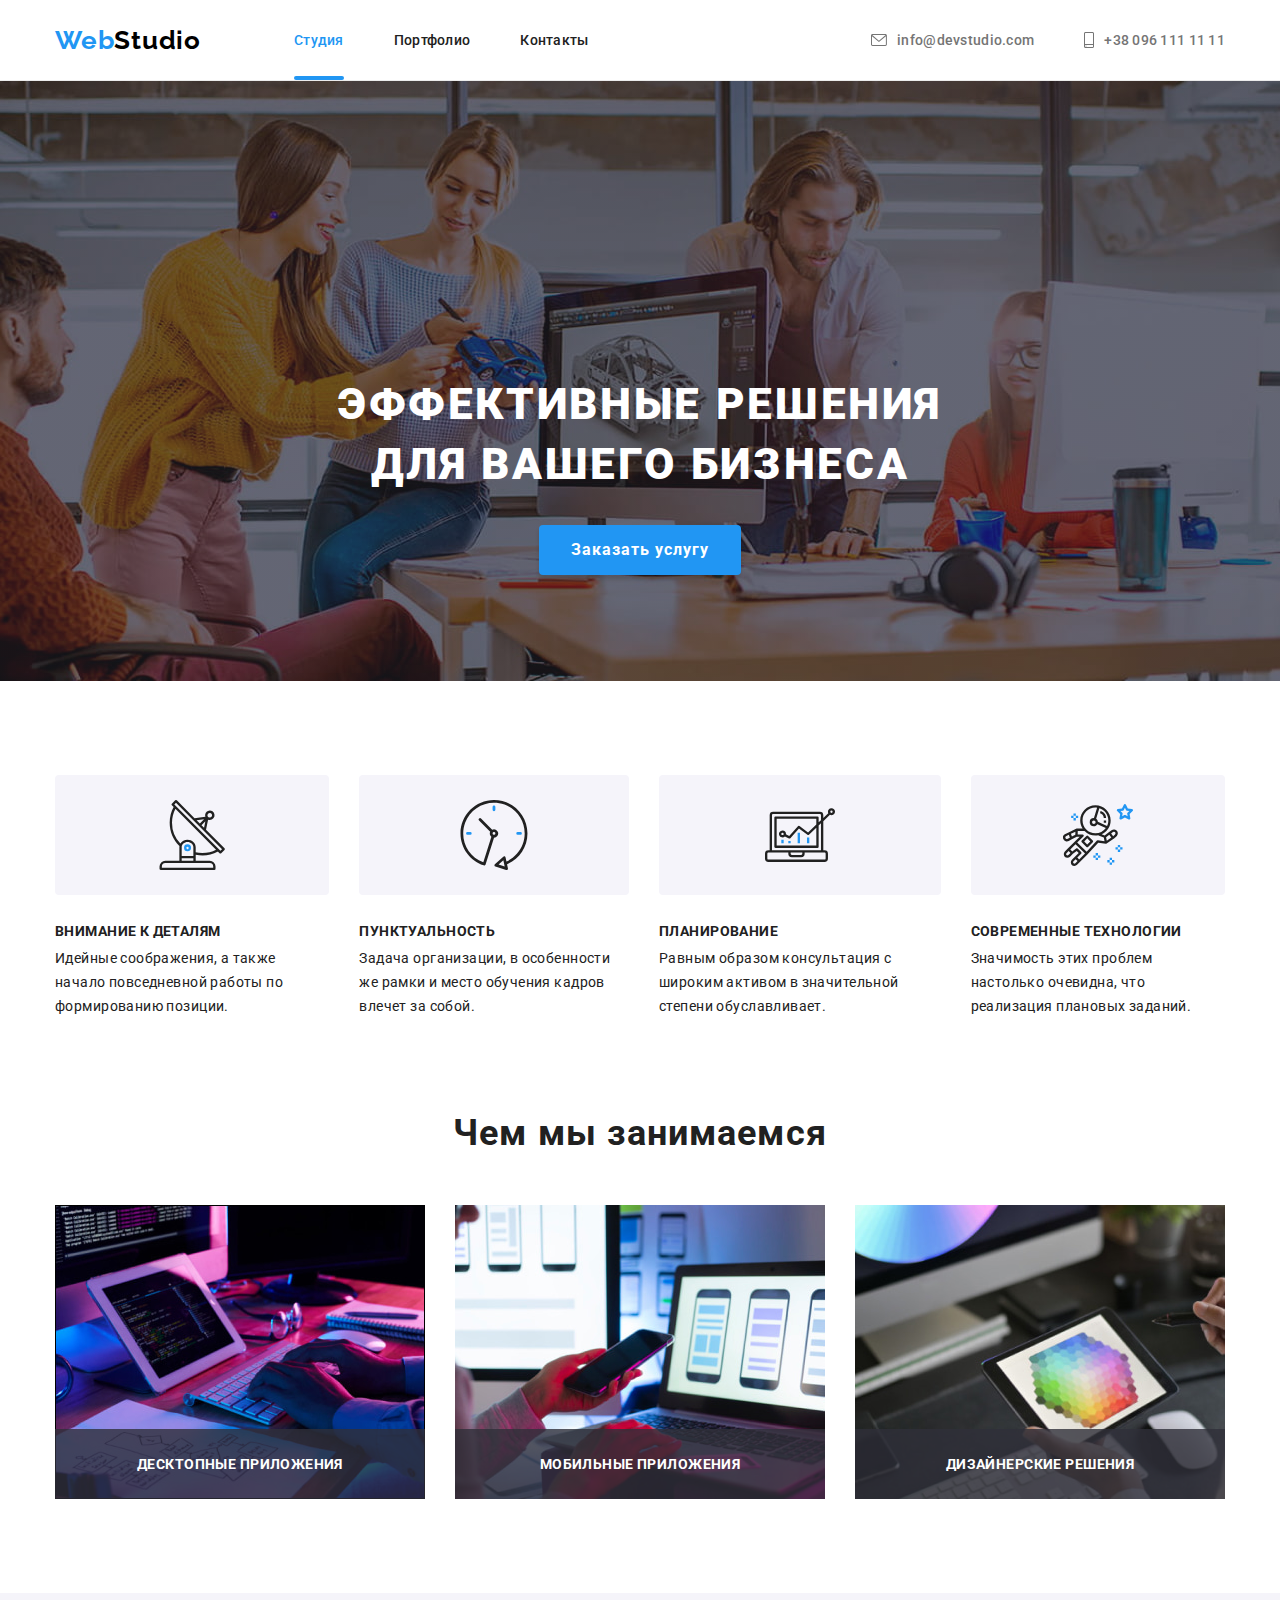
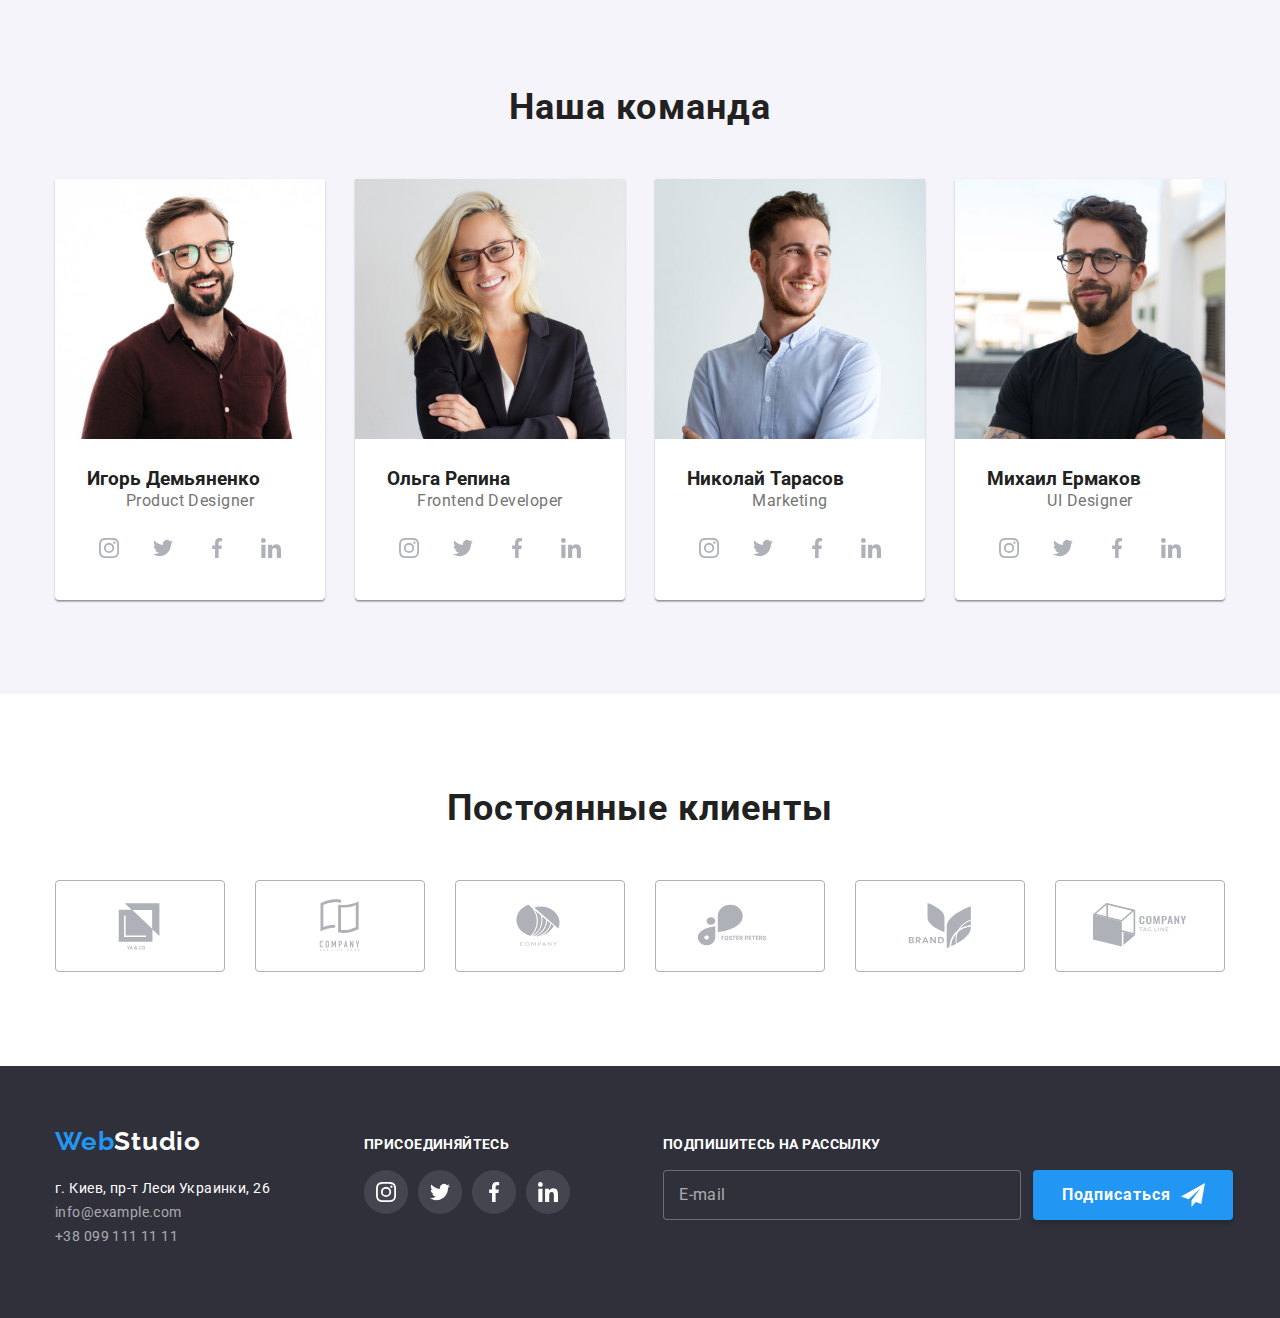
<file: index.html>
<!DOCTYPE html>
<html lang="ru">
<head>
    <meta charset="UTF-8">
    <meta http-equiv="X-UA-Compatible" content="IE=edge">
    <meta name="viewport" content="width=device-width, initial-scale=1.0">
    <title>Document</title>
    <link rel="preconnect" href="https://fonts.gstatic.com">
    <link href="https://fonts.googleapis.com/css2?family=Raleway:wght@700&family=Roboto:wght@400;500;700;900&display=swap"
        rel="stylesheet">
    <link rel="stylesheet" href="https://cdnjs.cloudflare.com/ajax/libs/modern-normalize/1.0.0/modern-normalize.min.css">
    <link rel="stylesheet" href="./css/main.min.css">

</head>

<!-- Body section -->
<body>
    <!-- Header section -->
   <header class="page-header">
       <div class="container container--position">
           <!-- Navigation section -->
            <nav class="nav"> 
                <!-- Logo -->
                <a class="logo" href="/"><span class="logo__web">Web</span><span class="logo__studio">Studio</span></a>
        
                <ul class="nav__list">
                    <li class="nav__item"><a class="nav__link nav__link--active" href="">Студия</a></li>
                    <li class="nav__item"><a class="nav__link" href="./portfolio.html">Портфолио</a></li>
                    <li class="nav__item"><a class="nav__link" href="#contact">Контакты</a></li>
                </ul>
            </nav>
                <ul class="contact">
                    <li class="nav__item"><a class="nav__link contact__link--position contact__link--color" href="mailto:info@devstudio.com">
                        <svg width="16px" height="12px" class="contact__icon">
                            <use href="./images/icons.svg#envelope">
                            </use>
                        </svg>
                        info@devstudio.com</a></li>
                    <li class="nav__item"><a class="nav__link contact__link--position contact__link--color" href="tel:+380961111111">
                        <svg  width="10px" height="16px" class="contact__icon">
                            <use href="./images/icons.svg#telephone"></use>
                        </svg>
                        +38 096 111 11 11</a></li>
                </ul>
        </div>
   </header>
     
   
   
   <!-- Main section -->
   <main>
        <section class="section section__hero">
            <div class="container">
                <h1 class="hero">Эффективные решения для вашего бизнеса</h1>
                <button data-modal-open type="button" class="button button__hero">Заказать услугу</button>
           </div> 
        </section>
        

        <!-- Our advantage section -->
        <section class="section">
            <div class="container">
                <h2 class="caption hidden"> Наши преимущества</h2>
                <ul class="advantage__list">
                    <li class="item">
                        <div class="advantage__box">
                            <svg class="advantage__icon" width="70" height="70">
                                <use href="./images/icons.svg#antenna"></use>
                            </svg>
                        </div>
                        <h3 class="title">Внимание к деталям</h3>
                        <p class="text">Идейные соображения, а также начало повседневной работы по формированию позиции.</p>
                    </li>
                    <li class="item">
                        <div class="advantage__box">
                            <svg class="advantage__icon" width="70" height="70">
                                <use href="./images/icons.svg#clock"></use>
                            </svg>
                        </div>
                        <h3 class="title">Пунктуальность</h3>
                        <p class="text">Задача организации, в особенности же рамки и место обучения кадров влечет за собой.</p>
                    </li>
                    <li class="item">
                        <div class="advantage__box">
                            <svg class="advantage__icon"  width="70" height="70">
                                <use href="./images/icons.svg#diagram"></use>
                            </svg>
                        </div>
                        <h3 class="title">Планирование</h3>
                        <p class="text">Равным образом консультация с широким активом в значительной степени обуславливает.</p>
                    </li>
                    <li class="item">
                        <div class="advantage__box">
                            <svg class="advantage__icon"  width="70" height="70">
                                <use href="./images/icons.svg#astronaut"></use>
                            </svg>
                        </div>
                        <h3 class="title">Современные технологии</h3>
                        <p class="text">Значимость этих проблем настолько очевидна, что реализация плановых заданий.</p>
                    </li>
                </ul>
            </div>
         </section> 


         <!-- What are we doing section -->
        <section class="section work__section">
            
            <div class="container">
                <h2 class="caption">Чем мы занимаемся</h2>
                <ul class="list">
                    <li class="work__image">
                        <div>
                        <img src="./images/box1.jpg" alt="На деревянном столе стоят компьютер и планшет.На их экране изображены написанные коды. Рядом с планшетом лежит клавиатура. Человек печатает на клавиатуре, создавая эти коды " width="370">
                        <p class="work__title">Десктопные приложения</p>
                        </div>
                    </li>
                    <li class="work__image">
                        <div>
                        <img src="./images/box2.jpg" alt="Человек создает дизайн программы для мобильных устройств. Одна его рука лежит на клавиатуре, в другой руке он держит мобильный телефон" width="370">
                    <p class="work__title">Мобильные приложения</p>
                    </div>
                    </li>
                    <li class="work__image">
                       <div>
                        <img src="./images/box3.jpg" alt="Человек держит в одной руке планшет, в другой стилус . На планшете изображена цветовая палитра" width="370">
                        <p class="work__title">Дизайнерские решения</p>
                        </div>
                    </li>
                </ul>
            </div>
        </section>

        <!-- Our team section -->

        <section class="section team__section">
            <div class="container">
                <h2 class="caption">Наша команда</h2>
                <ul class="list">
                    <li  class="item">
                        <img src="./images/img-5.jpg" alt="Игорь Демьяненко" width="270">
                        <div class="worker__box">
                            <h3 class="worker__name">Игорь Демьяненко</h3>
                            <p class="worker__duty">Product Designer</p>
                            <ul class="social__list">
                                <li class="social__item">
                                    <a class="social__link social__link--color" href="">
                                        <svg class="social__icon" width="20" height="20">
                                            <use href="./images/icons.svg#instagram"></use>
                                        </svg>
                                    </a>
                                </li>
                                <li class="social__item">
                                    <a class="social__link social__link--color" href="">
                                        <svg class="social__icon" width="20" height="20">
                                            <use href="./images/icons.svg#twitter"></use>
                                        </svg>
                                    </a>
                                </li>
                                <li class="social__item">
                                    <a class="social__link social__link--color" href="">
                                        <svg class="social__icon" width="20" height="20">
                                            <use href="./images/icons.svg#facebook"></use>
                                            
                                        </svg>
                                    </a>
                                </li>
                                <li class="social__item">
                                    <a class="social__link social__link--color" href="">
                                        <svg class="social__icon" width="20" height="20">
                                            <use href="./images/icons.svg#linkedin"></use>
                                        </svg>
                                    </a>
                                </li>
                            </ul>
                        </div>
                    </li>
                    <li class="item">
                        <img src="./images/img-2-2.jpg" alt="Ольга Репина" width="270">
                        <div class="worker__box">
                            <h3 class="worker__name">Ольга Репина</h3>
                            <p class="worker__duty">Frontend Developer</p>
                            <ul class="social__list">
                                <li class="social__item">
                                    <a class="social__link social__link--color" href="">
                                        <svg class="social__icon" width="20" height="20">
                                            <use href="./images/icons.svg#instagram"></use>
                                        </svg>
                                    </a>
                                </li>
                                <li class="social__item">
                                    <a class="social__link social__link--color" href="">
                                        <svg class="social__icon" width="20" height="20">
                                            <use href="./images/icons.svg#twitter"></use>
                                        </svg>
                                    </a>
                                </li>
                                <li class="social__item">
                                    <a class="social__link social__link--color" href="">
                                        <svg class="social__icon" width="20" height="20">
                                            <use href="./images/icons.svg#facebook"></use>
                            
                                        </svg>
                                    </a>
                                </li>
                                <li class="social__item">
                                    <a class="social__link social__link--color" href="">
                                        <svg class="social__icon" width="20" height="20">
                                            <use href="./images/icons.svg#linkedin"></use>
                                        </svg>
                                    </a>
                                </li>
                            </ul>
                        </div>
                    </li>
                    <li class="item">
                        <img src="./images/img-3-2.jpg" alt="Николай Тарасов" width="270">
                        <div class="worker__box">
                            <h3 class="worker__name">Николай Тарасов</h3>
                            <p class="worker__duty">Marketing</p>
                            <ul class="social__list">
                                <li class="social__item">
                                    <a class="social__link social__link--color" href="">
                                        <svg class="social__icon" width="20" height="20">
                                            <use href="./images/icons.svg#instagram"></use>
                                        </svg>
                                    </a>
                                </li>
                                <li class="social__item">
                                    <a class="social__link social__link--color" href="">
                                        <svg class="social__icon" width="20" height="20">
                                            <use href="./images/icons.svg#twitter"></use>
                                        </svg>
                                    </a>
                                </li>
                                <li class="social__item">
                                    <a class="social__link social__link--color" href="">
                                        <svg class="social__icon" width="20" height="20">
                                            <use href="./images/icons.svg#facebook"></use>
                            
                                        </svg>
                                    </a>
                                </li>
                                <li class="social__item">
                                    <a class="social__link social__link--color" href="">
                                        <svg class="social__icon" width="20" height="20">
                                            <use href="./images/icons.svg#linkedin"></use>
                                        </svg>
                                    </a>
                                </li>
                            </ul>
                        </div>
                    </li>
                    <li class="item">
                        <img src="./images/img-4-2.jpg" alt="Михаил Ермаков" width="270">
                        <div class="worker__box">
                            <h3 class="worker__name">Михаил Ермаков</h3>
                            <p class="worker__duty">UI Designer</p>
                            <ul class="social__list">
                                <li class="social__item">
                                    <a class="social__link social__link--color" href="">
                                        <svg class="social__icon" width="20" height="20">
                                            <use href="./images/icons.svg#instagram"></use>
                                        </svg>
                                    </a>
                                </li>
                                <li class="social__item">
                                    <a class="social__link social__link--color" href="">
                                        <svg class="social__icon" width="20" height="20">
                                            <use href="./images/icons.svg#twitter"></use>
                                        </svg>
                                    </a>
                                </li>
                                <li class="social__item">
                                    <a class="social__link social__link--color" href="">
                                        <svg class="social__icon" width="20" height="20">
                                            <use href="./images/icons.svg#facebook"></use>
                            
                                        </svg>
                                    </a>
                                </li>
                                <li class="social__item">
                                    <a class="social__link social__link--color" href="">
                                        <svg class="social__icon" width="20" height="20">
                                            <use href="./images/icons.svg#linkedin"></use>
                                        </svg>
                                    </a>
                                </li>
                            </ul>
                        </div>
                    </li>
                </ul>
            </div>
        </section>

        <!-- Our clients -->
        <section class="section">
            <div class="container">
                <h2 class="caption">Постоянные клиенты</h2>
                <ul class="list">
                    <li class="client__item">
                        <a class="client__link" href="">
                            <svg class="client__icon">
                                <use href="./images/icons.svg#yaco"></use>
                            </svg>
                        </a>
                    </li>
                    <li class="client__item">
                        <a class="client__link" href="">
                            <svg class="client__icon">
                                <use href="./images/icons.svg#tagline"></use>
                            </svg>
                        </a>
                    </li>
                    <li  class="client__item">
                        <a class="client__link" href="">
                            <svg class="client__icon">
                                <use href="./images/icons.svg#company"></use>
                            </svg>
                        </a>
                    </li>
                    <li class="client__item">
                        <a class="client__link" href="">
                            <svg class="client__icon">
                                <use href="./images/icons.svg#foster"></use>
                            </svg>
                        </a>
                    </li>
                    <li class="client__item">
                        <a class="client__link" href="">
                            <svg class="client__icon">
                                <use href="./images/icons.svg#brand-leaf"></use>
                            </svg>
                        </a>
                    </li>
                    <li class="client__item">
                        <a class="client__link" href="">
                            <svg class="client__icon">
                                <use href="./images/icons.svg#tagline-box"></use>
                            </svg>
                        </a>
                    </li>
                </ul>
                
            </div>
        </section>

   </main>


<!-- Footer section -->
<footer>
    <section class="footer__section">
        <div class="footer__container container">
           <div class="address__container">
                <a class="logo" href=""><span class="logo__web">Web</span><span class="logo__studio">Studio</span></a>
                <!-- Address section -->
                    <address id="contact">
                        <ul class="address__link">
                            <li>
                                <p class="address__contact">г. Киев, пр-т Леси Украинки, 26</p>
                            </li>
                            <li>
                                <a class="address__contact address__contact--color" href="mailto:info@example.com">info@example.com</a>
                            </li>
                            <li>
                                <a class="address__contact address__contact--color" href="tel:+380991111111">+38 099 111 11 11</a>
                            </li>
                        </ul>
                    </address>
            </div>
            <div class="join__container">
                <b class="title join__title">присоединяйтесь</b>
                <ul class="social__list">
                    <li class="social__item">
                        <a class="social__link social__link--join-color" href="">
                            <svg class="social__icon" width="20" height="20">
                                <use href="./images/icons.svg#instagram"></use>
                            </svg>

                        </a>
                    </li>
                    <li class="social__item">
                        <a class="social__link social__link--join-color" href="">
                            <svg class="social__icon" width="20" height="20">
                                <use href="./images/icons.svg#twitter"></use>
                            </svg>
                        </a>
                    </li>
                    <li class="social__item">
                        <a class="social__link social__link--join-color" href="">
                            <svg class="social__icon" width="20" height="20">
                                <use href="./images/icons.svg#facebook"></use>
                            </svg>
                        </a>
                    </li>
                    <li class="social__item">
                        <a class="social__link social__link--join-color" href="">
                            <svg class="social__icon" width="20" height="20">
                                <use href="./images/icons.svg#linkedin"></use>
                            </svg>
                        </a>
                    </li>
                </ul>
            </div>
            
            <div class="subscribe__box">
                <b  class="title join__title">Подпишитесь на рассылку</b>
                
                <form>
                    <div class="subscribe__input--position">
                    
                    <input class="subscribe__input" type="email" id="message" placeholder=" ">  
                    <label class="subscribe__label" for="message">E-mail</label>
                    <button  class="button subscribe__button" type="submit">Подписаться</button>
                    </div>
                </form>
            </div>
        </div>
    </section>
</footer>

<!-- Modal window -->

<div class="backdrop is-hidden" data-modal>
    <div class="modal">
        <button data-modal-close type="button" class="button__close">
            <svg width="18px" height="18px">
                <use href="./images/icons.svg#close"></use>
            </svg>
        </button>
       
        <div class="form">
            <p>Оставьте свои данные, мы вам перезвоним</p>
            <form>
                    
                <ul class="form__list">
                    <li>
                    <label class="form__label" for="name">
                            Имя</label>
                            <div class="form__box">
                                <input class="form__input" type="text" name="user-name" id="name" autofocus>
                                <svg class="form__icon" width="18px" height="18px">
                                    <use href="./images/icons.svg#icon-person-black"></use>
                                </svg>
                                
                            </div>
                    </li> 
                    <li>
                        <label class="form__label" for="tel">
                            Телефон</label>
                           <div class="form__box">
                                <input class="form__input" type="tel" name="tel" id="tel">
                                <svg class="form__icon" width="18px" height="18px">
                                    <use href="./images/icons.svg#icon-phone-black"></use>
                                </svg>
                                
                    </div>
                    
                    
                    </li>
                    <li>
                        <label class="form__label" for="mail">
                            Почта</label>
                            <div class="form__box">
                               <input class="form__input" type="email" name="email" id="mail">
                                <svg class="form__icon" width="18px" height="18px">
                                    <use href="./images/icons.svg#icon-email-black"></use>
                                </svg>
                                
                                
                            
                        </div>
                        
                    </li>
                    <li>
                        <label class="form__label" for="comment">Комментарий</label>
                    <textarea name="commentary" id="comment" placeholder="Введите текст"></textarea>
                    </li>
                
                </ul>
                   
                
                        <label class="policy__label" for="policy">

                        <input class="policy__input--hidden" type="checkbox" id="policy">
                        <span class="policy__span">
                            <!-- <svg width="16px" height="15px">
                                <use href="./images/icons.svg#icon-Vector"></use>
                            </svg> -->
                        </span>
                        <span class="text text--position">Соглашаюсь с рассылкой и принимаю</span>
                        <a class="policy__link" href="">Условия договора</a> 
                    </label>
                
                    <button class="button button__form" type="submit">Отправить</button>
            </form>
        </div>
    </div>
</div>
<script src="./js/modal.js"></script>


</body>    
</html>
</file>
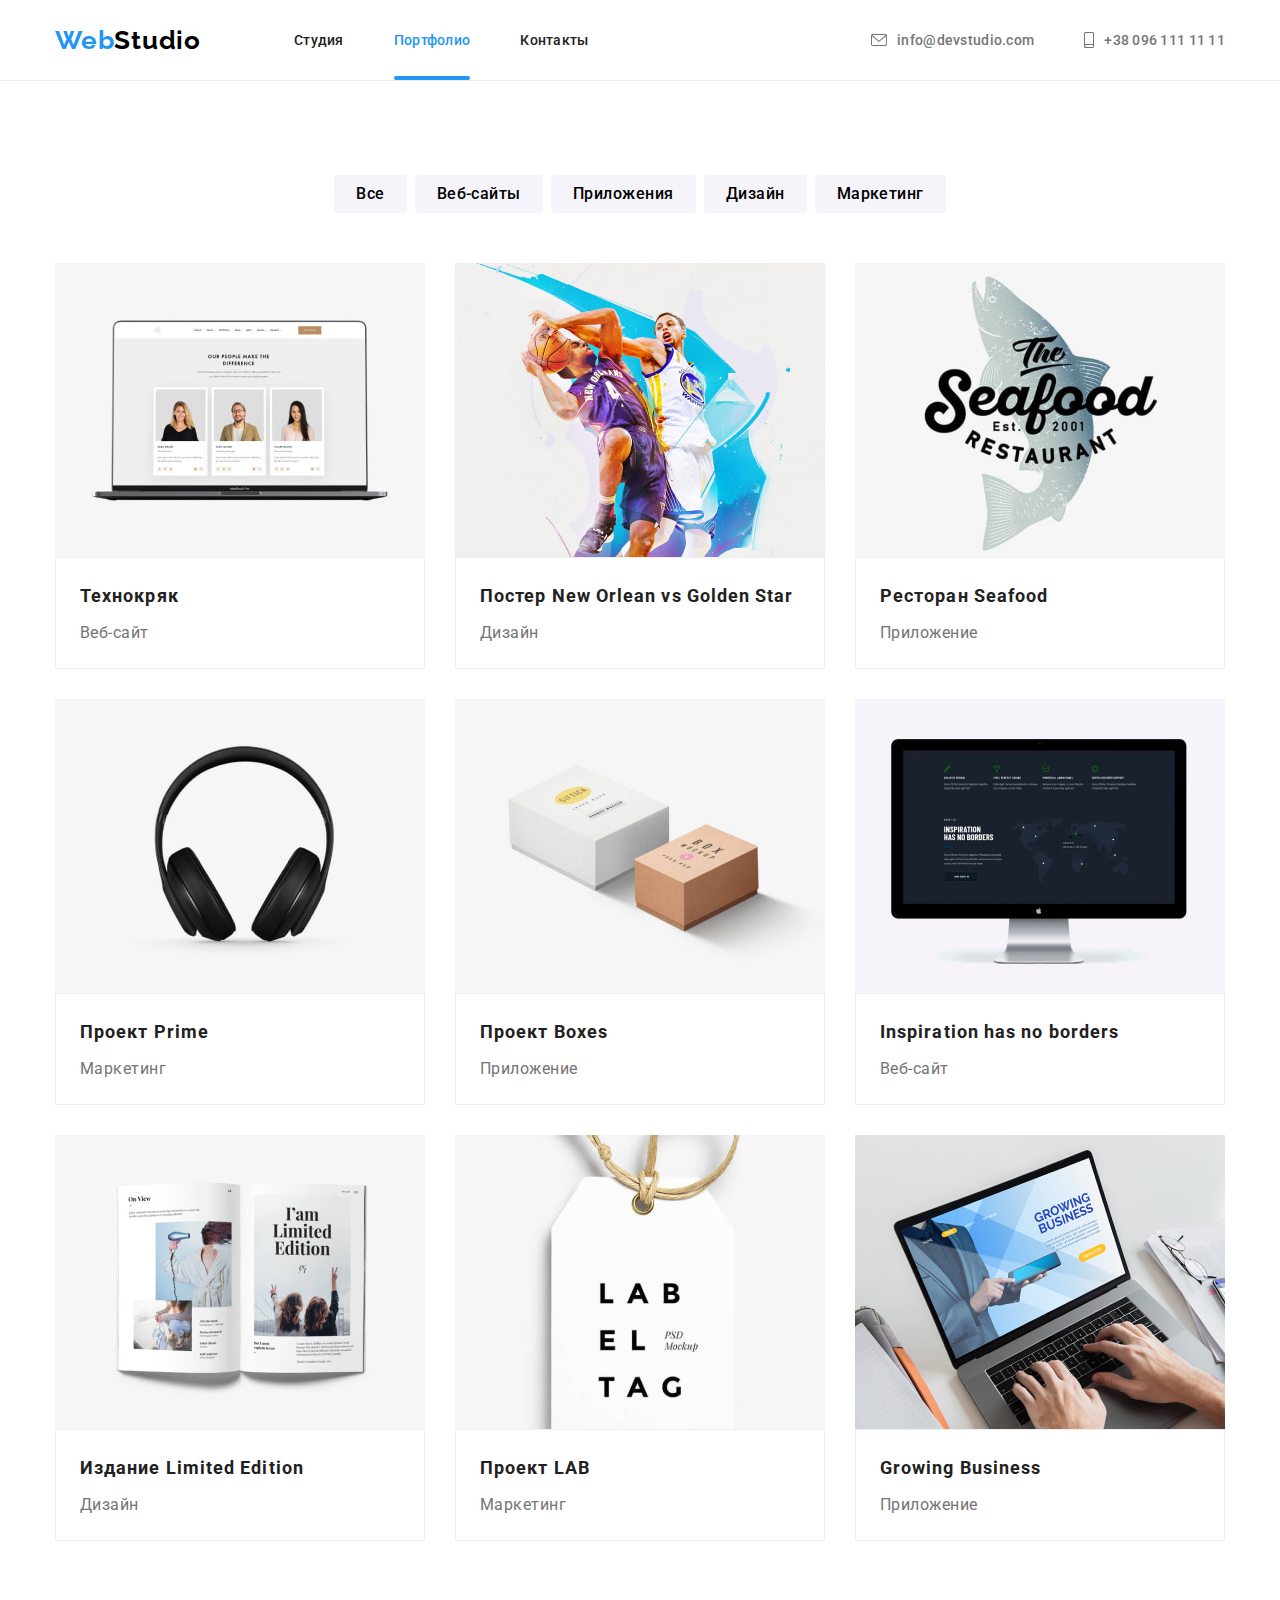
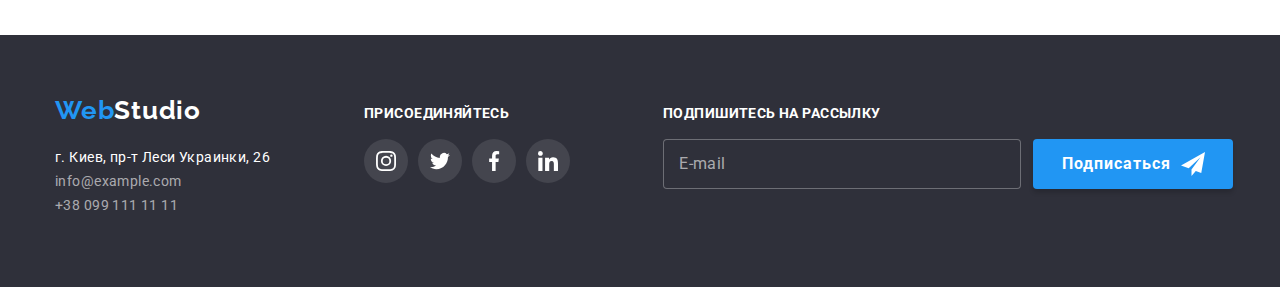
<file: portfolio.html>
<!DOCTYPE html>
<html lang="en">
<head>
    <meta charset="UTF-8">
    <meta http-equiv="X-UA-Compatible" content="IE=edge">
    <meta name="viewport" content="width=device-width, initial-scale=1.0">
    <title>Document</title>
    <link rel="preconnect" href="https://fonts.gstatic.com">
    <link href="https://fonts.googleapis.com/css2?family=Raleway:wght@700&family=Roboto:wght@400;500;700;900&display=swap"
        rel="stylesheet">
    <link rel="stylesheet" href="https://cdnjs.cloudflare.com/ajax/libs/modern-normalize/1.0.0/modern-normalize.min.css">
    <link rel="stylesheet" href="./css/main.min.css">
</head>
<body>
    <header class="page-header">
        <div class="container container--position">
            <nav class="nav">
                <a class="logo" href="/"><span class="logo__web">Web</span><span class="logo__studio">Studio</span></a>
        
                <ul class="nav__list">
                    <li class="nav__item"><a class="nav__link" href="./index.html">Студия</a></li>
                    <li class="nav__item"><a class="nav__link nav__link--active" href="./portfolio.html">Портфолио</a></li>
                    <li class="nav__item"><a class="nav__link" href="#contact">Контакты</a></li>
                </ul>
            </nav>
            <ul class="contact">
                <li class="nav__item"><a class="nav__link contact__link--position contact__link--color" href="mailto:info@devstudio.com">
                    <svg width="16px" height="12px" class="contact__icon">
                        <use href="./images/icons.svg#envelope">
                        </use>
                    </svg>
                    info@devstudio.com</a></li>
                <li class="nav__item"><a class="nav__link contact__link--position contact__link--color" href="tel:+380961111111">
                    <svg  width="10px" height="16px" class="contact__icon">
                        <use href="./images/icons.svg#telephone"></use>
                    </svg>
                    +38 096 111 11 11</a></li>
            </ul>
        </div>
    </header>
    <main>
        <section class="section">
            <div class="container">
                <h1 class="hidden">Портфолио</h1>
                <ul class="list-button">
                    <li class="item">
                        <button type="button" class="button-item ">Все</button>
                    </li>
                    <li class="item">
                        <button type="button" class="button-item">Веб-сайты</button>
                    </li>
                    <li class="item">
                        <button type="button" class="button-item">Приложения</button>
                    </li>
                    <li class="item">
                        <button type="button" class="button-item">Дизайн</button>
                    </li>
                    <li class="item">
                        <button type="button" class="button-item">Маркетинг</button>
                    </li>
                </ul>
            
                <ul class="portfolio-list">
                    <li class="item">
                        <a class="portfolio-list-link" href="">
                            <div class="portfolio-text-box">   
                            <img src="./images/img-11.jpg" alt="Macbook Pro. На экране ноутбука страница сайта" width="370">
                                <p class="portfolio-list-text">
                                    Технокряк это современная площадка распространения коронавируса. Компании используют эту платформу для цифрового
                                    шпионажа и атак на защищённые сервера конкурентов.
                                </p>
                                </div>
                                <div class="around-line">
                                <h2 class="portfolio-item-caption">Технокряк</h2>
                                <p class="portfolio-item-text">Веб-сайт</p>
                                </div>
                        </a>
                    </li>
                    <li class="item">
                        <a class="portfolio-list-link" href="">
                        <div class="portfolio-text-box">
                            <img src="./images/img-12.jpg" alt="Двое мужчин, играющие в баскетбол" width="370">
                            <p class="portfolio-list-text">
                                Технокряк это современная площадка распространения коронавируса. Компании используют эту платформу для цифрового
                                шпионажа и атак на защищённые сервера конкурентов.
                            </p>
                            </div>
                            <div class="around-line">
                                <h2  class="portfolio-item-caption">Постер New Orlean vs Golden Star</h2>
                                <p class="portfolio-item-text">Дизайн</p>
                                </div>
                        </a>
                    </li>
                    <li class="item">
                        <a class="portfolio-list-link" href="">
                            <div class="portfolio-text-box">
                            <img src="./images/img-13.jpg" alt="Логотип ресторана The Seafood restaurant" width="370">
                            <p class="portfolio-list-text">
                                Технокряк это современная площадка распространения коронавируса. Компании используют эту платформу для цифрового
                                шпионажа и атак на защищённые сервера конкурентов.
                            </p>
                            </div>
                            <div class="around-line">
                                    <h2 class="portfolio-item-caption">Ресторан Seafood</h2>
                                    <p class="portfolio-item-text">Приложение</p>
                                </div>
                        </a>
                    </li>
                    <li class="item">
                        <a class="portfolio-list-link" href="">
<div class="portfolio-text-box">
                            <img src="./images/img-14.jpg" alt="Чёрные наушники" width="370">
                            <p class="portfolio-list-text">
                                Технокряк это современная площадка распространения коронавируса. Компании используют эту платформу для цифрового
                                шпионажа и атак на защищённые сервера конкурентов.
                            </p>
                            </div>
                            
                            <div class="around-line">
                                    <h2 class="portfolio-item-caption">Проект Prime</h2>
                                    <p class="portfolio-item-text">Маркетинг</p>
                                </div>
                        </a>
                    </li>
                    <li class="item">
                        <a class="portfolio-list-link" href="">
                            <div class="portfolio-text-box">
                            <img src="./images/img-15.jpg" alt="Две крафтовые картонные коробки. Одна серая, вторая коричневая" width="370">
                            <p class="portfolio-list-text">
                                Технокряк это современная площадка распространения коронавируса. Компании используют эту платформу для цифрового
                                шпионажа и атак на защищённые сервера конкурентов.
                            </p>
                            </div>
                            <div class="around-line">
                                    <h2 class="portfolio-item-caption">Проект Boxes</h2>
                                    <p class="portfolio-item-text">Приложение</p>
                                </div>
                        </a>
                    </li>
                    <li class="item">
                        <a class="portfolio-list-link" href="">
                            <div class="portfolio-text-box">
                            <img src="./images/img-16.jpg" alt="Экран Apple. Нём изображен сайт в чёрно-белых тонах с заглавием Inspiration has no borders " width="370">
                            <p class="portfolio-list-text">
                                Технокряк это современная площадка распространения коронавируса. Компании используют эту платформу для цифрового
                                шпионажа и атак на защищённые сервера конкурентов.
                            </p>
                            </div>
                            <div class="around-line">
                                    <h2 class="portfolio-item-caption">Inspiration has no borders</h2>
                                    <p class="portfolio-item-text">Веб-сайт</p>
                                </div>
                        </a>
                    </li>
                    <li class="item">
                        <a class="portfolio-list-link" href="">
                            <div class="portfolio-text-box">
                            <img src="./images/img-18.jpg" alt="Открытый журнал" width="370">
                            <p class="portfolio-list-text">
                                Технокряк это современная площадка распространения коронавируса. Компании используют эту платформу для цифрового
                                шпионажа и атак на защищённые сервера конкурентов.
                            </p>
                            </div>
                            <div class="around-line">
                                <h2 class="portfolio-item-caption">Издание Limited Edition</h2>
                                <p class="portfolio-item-text">Дизайн</p>
                            </div>
                        </a>
                    </li>
                    <li class="item">
                        <a class="portfolio-list-link" href="">
                            
                            <div class="portfolio-text-box">
                                <img src="./images/img-19.jpg" alt="Бирка с надписью LAB EL TAG" width="370">
                            <p class="portfolio-list-text">
                                Технокряк это современная площадка распространения коронавируса. Компании используют эту платформу для цифрового
                                шпионажа и атак на защищённые сервера конкурентов.
                            </p>
                            </div>
                                <div class="around-line">
                                <h2 class="portfolio-item-caption">Проект LAB</h2>
                                <p class="portfolio-item-text">Маркетинг</p>
                            </div>
                        </a>
                    </li>
                    <li class="item">
                        <a class="portfolio-list-link" href="">
                            
                            <div class="portfolio-text-box">
                                <img src="./images/img-20.jpg" alt="На белой поверхности стола стоит ноутбук. На экране ноутбука изображена страница сайта с надписью Growing Business" width="370">
                            <p class="portfolio-list-text">
                                Технокряк это современная площадка распространения коронавируса. Компании используют эту платформу для цифрового
                                шпионажа и атак на защищённые сервера конкурентов.
                            </p>
                            </div>
                                <div class="around-line">
                                <h2 class="portfolio-item-caption">Growing Business</h2>
                               <p class="portfolio-item-text">Приложение</p>
                            </div> 
                        </a>
                    </li>
                </ul>
            </div>
        </section>
    </main>
    
    
    
    <!-- Footer section -->
    <footer>
        <section class="footer__section">
            <div class="footer__container container">
                <div class="address__container">
                    <a class="logo" href=""><span class="logo__web">Web</span><span class="logo__studio">Studio</span></a>
                    <!-- Address section -->
                    <address id="contact">
                        <ul class="address__link">
                            <li>
                                <p class="address__contact">г. Киев, пр-т Леси Украинки, 26</p>
                            </li>
                            <li>
                                <a class="address__contact address__contact--color"
                                    href="mailto:info@example.com">info@example.com</a>
                            </li>
                            <li>
                                <a class="address__contact address__contact--color" href="tel:+380991111111">+38 099 111 11
                                    11</a>
                            </li>
                        </ul>
                    </address>
                </div>
                <div class="join__container">
                    <b class="title join__title">присоединяйтесь</b>
                    <ul class="social__list">
                        <li class="social__item">
                            <a class="social__link social__link--join-color" href="">
                                <svg class="social__icon" width="20" height="20">
                                    <use href="./images/icons.svg#instagram"></use>
                                </svg>
    
                            </a>
                        </li>
                        <li class="social__item">
                            <a class="social__link social__link--join-color" href="">
                                <svg class="social__icon" width="20" height="20">
                                    <use href="./images/icons.svg#twitter"></use>
                                </svg>
                            </a>
                        </li>
                        <li class="social__item">
                            <a class="social__link social__link--join-color" href="">
                                <svg class="social__icon" width="20" height="20">
                                    <use href="./images/icons.svg#facebook"></use>
                                </svg>
                            </a>
                        </li>
                        <li class="social__item">
                            <a class="social__link social__link--join-color" href="">
                                <svg class="social__icon" width="20" height="20">
                                    <use href="./images/icons.svg#linkedin"></use>
                                </svg>
                            </a>
                        </li>
                    </ul>
                </div>

                <div class="subscribe__box">
                    <b class="title join__title">Подпишитесь на рассылку</b>
                
                    <form>
                        <div class="subscribe__input--position">
                
                            <input class="subscribe__input" type="email" id="message" placeholder=" ">
                            <label class="subscribe__label" for="message" >E-mail</label>
                            <button class="button subscribe__button" type="submit">Подписаться</button>
                        </div>
                    </form>
                </div>
            </div>
        </section>
    </footer>
</body> 
    </html>
</file>
<file: css/main.min.css>
.hidden{display:none}body{font-family:"Roboto", "Raleway", sans-serif;font-style:normal;color:#212121;overflow-x:hidden}.container{margin-left:auto;margin-right:auto;width:1200px;padding-left:15px;padding-right:15px}.section{padding-top:94px;padding-bottom:94px}h1,h2,h3,p{margin-top:0px;margin-bottom:0px}.logo{display:block;margin-right:93px;font-family:Raleway;font-weight:700;font-size:26px;line-height:1.192;letter-spacing:0.03em;text-decoration:none}.logo__web{color:#2196f3}.logo__studio{color:#000}.button{cursor:pointer;display:flex;transition:color 250ms cubic-bezier(0.4, 0, 0.2, 1),background-color 250ms cubic-bezier(0.4, 0, 0.2, 1);margin-left:auto;margin-right:auto;background:#2196f3;box-shadow:0px 4px 4px rgba(0,0,0,0.15);border-radius:4px;border:none;font-weight:700;font-size:16px;line-height:1.875;text-align:center;letter-spacing:0.06em;color:#fff}.button:hover,.button:focus{background-color:#188ce8;color:#fff}.caption{margin-bottom:50px;text-align:center;font-weight:700;font-size:36px;line-height:1.166;letter-spacing:0.03em}.title{margin-bottom:10px;font-weight:700;font-size:14px;line-height:0.875;letter-spacing:0.03em;text-transform:uppercase}.text{font-size:14px;line-height:1.714;letter-spacing:0.03em;color:var(--grey)}.list{display:flex;list-style-type:none;margin:0;padding:0}.name{margin-bottom:10px;text-align:center;font-weight:500;font-size:16px;line-height:1.187;letter-spacing:0.03em}img{display:block}.container--position{display:flex;align-items:center}.page-header{border-bottom:1px solid #ececec}.nav{display:flex;align-items:center}.nav__list{list-style-type:none;margin:0px;padding:0px;display:flex}.nav__link{display:block;transition:color 250ms cubic-bezier(0.4, 0, 0.2, 1);padding-top:32px;padding-bottom:32px;font-weight:500;font-size:14px;line-height:1.142;letter-spacing:0.02em;text-decoration:none;color:#212121}.nav__link:hover,.nav__link:focus{color:#2196f3}.address__contact--color:hover,.address__contact--color:focus{color:#2196f3}.nav .nav__link--active{color:#2196f3}.nav .nav__link--active::after{content:"";display:block;position:absolute;left:0;bottom:0;width:100%;height:4px;background:#2196f3;border-radius:2px}.contact__link--position{display:flex;align-items:center}.contact__link--color{color:#757575}.nav__item{position:relative}.nav__item+.nav__item{margin-left:50px}.contact{list-style-type:none;margin:0 0 0 auto;padding:0px;display:flex}.contact__icon{display:block;transition:fill 250ms cubic-bezier(0.4, 0, 0.2, 1);margin-right:10px;fill:currentColor}.contact__icon:hover,.contact__icon:focus{fill:currentColor}.section__hero{margin-left:auto;margin-right:auto;max-width:1600px;height:600px;background:#2f303a;background-image:linear-gradient(to right, rgba(47,48,58,0.4), rgba(47,48,58,0.4)),url(../images/hero-img.jpg);background-position:center;background-size:cover}.hero{margin-top:200px;margin-bottom:30px;margin-left:auto;margin-right:auto;width:696px;font-weight:900;font-size:44px;line-height:1.363;text-align:center;letter-spacing:0.06em;text-transform:uppercase;color:#fff}.button__hero{margin-bottom:200px;padding:10px 32px 10px 32px}.advantage__list{display:flex;list-style-type:none;margin:0px;padding:0px}.advantage__list .item+.item{margin-left:30px}.advantage__box{display:flex;justify-content:center;align-items:center;margin-bottom:30px;height:120px;background-color:#f5f4fa;border-radius:4px}.work__image{position:relative}.work__image+.work__image{margin-left:30px}.work__title{display:block;position:absolute;bottom:0;left:0;width:100%;padding-top:27px;padding-bottom:27px;font-weight:bold;font-size:14px;line-height:16px;text-align:center;letter-spacing:0.03em;text-transform:uppercase;color:#ffffff;background-color:rgba(47,48,58,0.8)}.team__section{background-color:#f5f4fa}.worker__box{padding:30px 32px}.worker__box .worker__duty{text-align:center;font-weight:400;font-size:16px;line-height:1.187;letter-spacing:0.03em;margin:0;color:#757575}.list .item{background-color:#fff;box-shadow:0px 1px 3px rgba(0,0,0,0.12),0px 1px 1px rgba(0,0,0,0.14),0px 2px 1px rgba(0,0,0,0.2);border-radius:0px 0px 4px 4px}.list .item+.item{margin-left:30px}.social__list{display:flex;justify-content:center;list-style-type:none;padding-left:0;margin-top:16px}.social__list .social__item+.social__item{margin-left:10px}.social__link{display:flex;justify-content:center;align-items:center;width:44px;height:44px;border-radius:50%}.social__link--color{fill:#afb1b8;transition:fill 250ms cubic-bezier(0.4, 0, 0.2, 1),background-color 250ms cubic-bezier(0.4, 0, 0.2, 1)}.social__link--color:hover,.social__link--color:focus{fill:#fff;background-color:#2196f3}.work__section{padding-top:0px}.list .client__item+.client__item{margin-left:30px}.client__link{display:flex;justify-content:center;align-items:center;transition:fill 250ms cubic-bezier(0.4, 0, 0.2, 1),border 250ms cubic-bezier(0.4, 0, 0.2, 1);width:170px;height:92px;border:1px solid #afb1b8;border-radius:4px;fill:#afb1b8}.client__link:hover{border:1px solid #2196f3;fill:#2196f3}.client__icon{display:block;width:106px;height:60px}.footer__section{max-width:1600px;margin-left:auto;margin-right:auto;background:#2f303a}.footer__container{display:flex;height:252px}.footer__container .logo{margin-bottom:20px}.footer__container .logo__studio{color:#fff}.address:not(:last-child){margin-bottom:9px}.address__container{margin-top:60px;margin-bottom:60px;margin-right:70px}.address__link{list-style-type:none;font-style:normal;margin:0px;padding:0px}.address__contact{text-decoration:none;font-weight:400;font-size:14px;line-height:1.714;letter-spacing:0.03em;color:#fff}.address__contact--color{color:rgba(255,255,255,0.6);transition:color 250ms cubic-bezier(0.4, 0, 0.2, 1)}.join__container{margin-top:72px;margin-bottom:100px;width:206px;height:80px}.join__title{display:block;color:#fff;margin-bottom:20px}.social__link--join-color{transition:fill 250ms cubic-bezier(0.4, 0, 0.2, 1),background-color 250ms cubic-bezier(0.4, 0, 0.2, 1);fill:#fff;background-color:rgba(255,255,255,0.1)}.social__link--join-color:hover,.social__link--join-color:focus{fill:#fff;background-color:#2196f3}.subscribe__box{margin-top:72px;margin-left:93px}.subscribe__input{width:358px;height:50px;padding:16px 15px;color:rgba(255,255,255,0.6);background-color:#2f303a;border:1px solid rgba(255,255,255,0.3);border-radius:4px}.subscribe__input--position{position:relative;display:flex;flex-direction:row}.subscribe__label{position:absolute;left:16px;top:50%;transform:translateY(-50%);font-weight:normal;font-size:16px;line-height:1,25;letter-spacing:0.03em;color:rgba(255,255,255,0.6)}.subscribe__input:focus+.subscribe__label,.subscribe__input:not(:placeholder-shown)+.subscribe__label{width:1px;height:1px;margin:-1px;bottom:0;padding:0;clip:rect(0 0 0 0);overflow:hidden}.subscribe__button{margin-left:12px;width:200px;height:50px;padding:10px 28px 10px 29px;background-image:url(../images/icon-send.svg);background-repeat:no-repeat;background-position:right 28px center}.list-button .item+.item{margin-left:8px}.list-button{display:flex;justify-content:center;list-style-type:none;margin-bottom:50px;margin-top:0;padding:0}.button-item{transition:background 250ms cubic-bezier(0.4, 0, 0.2, 1),box-shadow 250ms cubic-bezier(0.4, 0, 0.2, 1),color 250ms cubic-bezier(0.4, 0, 0.2, 1);padding:6px 22px;background:#f5f4fa;border-radius:4px;border:none;font-weight:500;font-size:16px;line-height:1.625;text-align:center;letter-spacing:0.03em}.button-item:hover,.button-item:focus{background:#2196f3;box-shadow:0px 3px 1px rgba(0,0,0,0.1),0px 1px 2px rgba(0,0,0,0.08),0px 2px 2px rgba(0,0,0,0.12);color:#fff}.portfolio-list{display:flex;flex-wrap:wrap;list-style-type:none;padding:0;margin:0}.portfolio-list .item{margin-right:30px;margin-bottom:30px}.portfolio-list .item:nth-child(3n){margin-right:0}.portfolio-list .item:nth-last-child(-n+3){margin-bottom:0}.portfolio-list-link{display:block;text-decoration:none;transition:box-shadow 250ms cubic-bezier(0.4, 0, 0.2, 1);color:inherit}.portfolio-list-link:hover,.portfolio-list-link:focus{box-shadow:0px 1px 1px rgba(0,0,0,0.12),0px 4px 4px rgba(0,0,0,0.06),1px 4px 6px rgba(0,0,0,0.16)}.portfolio-item-caption{font-weight:700;font-size:18px;line-height:2;letter-spacing:0.06em}.portfolio-item-text{margin-top:4px;font-weight:400;font-size:16px;line-height:1.875;letter-spacing:0.03em;color:#757575}.around-line{padding:20px 24px;border:1px solid #eee}.portfolio-text-box{position:relative;overflow:hidden}.portfolio-list-text{display:block;position:absolute;bottom:0;right:0;z-index:2;transform:translateY(100%);transition:transform 250ms cubic-bezier(0.4, 0, 0.2, 1);padding:63px 24px;font-size:18px;line-height:1.556;letter-spacing:0.03em;color:#ffffff;background-color:rgba(33,150,243,0.9)}.portfolio-list-link:hover .portfolio-list-text,.portfolio-list-link:focus .portfolio-list-text{transform:translateY(0)}.backdrop{position:fixed;top:0;left:0;width:100%;height:100%;background-color:rgba(0,0,0,0.2)}.backdrop.is-hidden{opacity:0;pointer-events:none;visibility:hidden}.backdrop.is-hidden .modal{transform:translate(-50%, -50%) scale(1.1)}.modal{position:absolute;top:50%;left:50%;transform:translate(-50%, -50%) scale(1);transition:transform 250ms cubic-bezier(0.4, 0, 0.2, 1);min-height:581px;min-width:528px;background-color:#fff;box-shadow:0px 1px 3px rgba(0,0,0,0.12),0px 1px 1px rgba(0,0,0,0.14),0px 2px 1px rgba(0,0,0,0.2);border-radius:4px}.button__close{display:flex;justify-content:center;align-items:center;cursor:pointer;position:absolute;top:8px;right:8px;width:30px;height:30px;color:#000;background-color:#fff;border:1px solid rgba(0,0,0,0.1);border-radius:50%;transition:fill 250ms cubic-bezier(0.4, 0, 0.2, 1)}.button__close:hover,.button__close:focus{fill:#2196f3}.form{padding:40px}.form p{margin-bottom:12px;font-weight:bold;font-size:20px;line-height:1.15;text-align:center;letter-spacing:0.03em;color:#212121}.form__list{list-style:none;display:flex;flex-direction:column;padding-left:0;margin:0}.form__list li{display:flex;flex-direction:column}.form__list li:not(:last-child){margin-bottom:10px}.form__list li:last-child{margin-bottom:20px}.form__input{padding:10px 13px 10px 42px;width:448px;height:40px;outline:0px;border:1px solid rgba(33,33,33,0.2);border-radius:4px;transition:border 250ms cubic-bezier(0.4, 0, 0.2, 1)}.form__input:focus{border:1px solid #2196f3}.form__icon{position:absolute;top:50%;transform:translateY(-50%);left:12px;transition:fill 250ms cubic-bezier(0.4, 0, 0.2, 1)}.form__input:focus+.form__icon{fill:#2196f3}.form__list textarea{resize:none;height:120px;padding:12px 16px;border:1px solid rgba(33,33,33,0.2);border-radius:4px;transition:border 250ms cubic-bezier(0.4, 0, 0.2, 1)}.form__list textarea:focus{outline:0;border:1px solid #2196f3}.form__list textarea::placeholder{font-style:normal;font-weight:normal;font-size:14px;line-height:16px;letter-spacing:0.01em;color:rgba(117,117,117,0.5)}.form__box{position:relative;width:100%}.form__label{margin-bottom:7px;font-weight:normal;font-size:12px;line-height:1.1667;letter-spacing:0.01em;color:#757575}.policy__label{display:flex;align-items:center;justify-content:center;margin-bottom:30px}.policy__input--hidden{position:absolute;width:1px;height:1px;margin:-1px;padding:0;overflow:hidden;border:0;clip:rect(0 0 0 0)}.policy__span{display:block;width:16px;height:15px;margin-right:7px;border:2px solid #212121;border-radius:2px}.policy__input--hidden:checked+.policy__span{background-color:#2196f3;border-radius:2px;background-image:url(../images/icon-check.svg);background-size:contain;background-origin:border-box;border-color:#2196f3}.policy__input--hidden:focus+.policy__span{outline-color:-webkit-focus-ring-color;outline-style:auto;outline-width:5px}.policy__link{margin-left:5px;font-size:14px;line-height:24px;letter-spacing:0.03em;color:#2196f3}.button__form{padding:10px 55px}
/*# sourceMappingURL=main.min.css.map */
</file>
